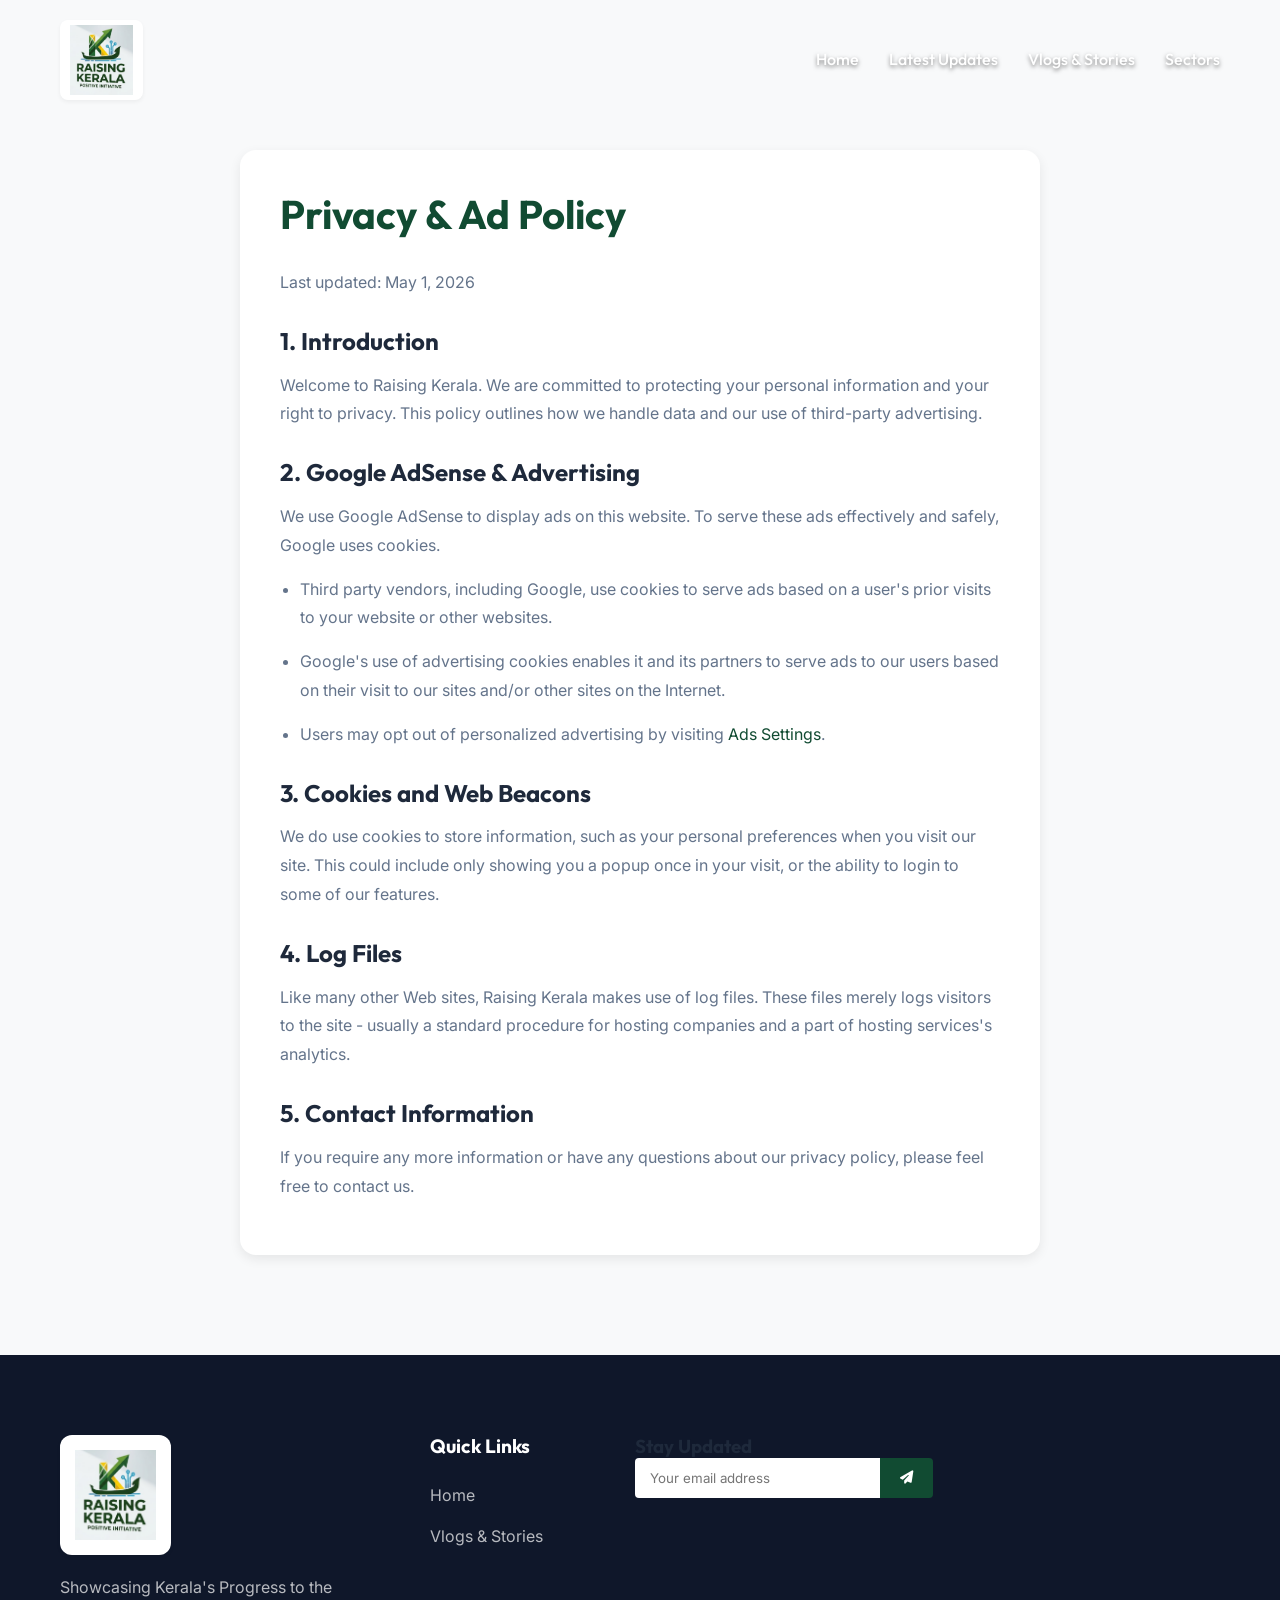
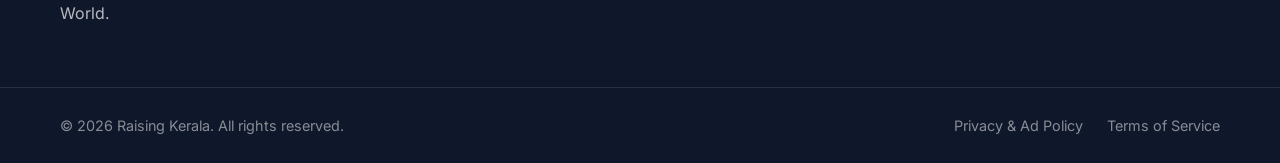
<file: privacy.html>
<!DOCTYPE html>
<html lang="en">
<head>
    <meta charset="UTF-8">
    <meta name="viewport" content="width=device-width, initial-scale=1.0">
    <title>Privacy & Ad Policy | Raising Kerala</title>
    
    <!-- Google Fonts -->
    <link rel="preconnect" href="https://fonts.googleapis.com">
    <link rel="preconnect" href="https://fonts.gstatic.com" crossorigin>
    <link href="https://fonts.googleapis.com/css2?family=Outfit:wght@300;400;500;600;700;800&family=Inter:wght@400;500;600&display=swap" rel="stylesheet">
    
    <!-- Font Awesome for Icons -->
    <link rel="stylesheet" href="https://cdnjs.cloudflare.com/ajax/libs/font-awesome/6.4.0/css/all.min.css">
    
    <link rel="stylesheet" href="css/style.css">
    
    <!-- Google AdSense Script -->
    <script async src="https://pagead2.googlesyndication.com/pagead/js/adsbygoogle.js?client=ca-pub-0203050680452885" crossorigin="anonymous"></script>
    
    <style>
        .policy-container {
            max-width: 800px;
            margin: 150px auto 100px;
            padding: 40px;
            background: var(--clr-tech-white);
            border-radius: 16px;
            box-shadow: var(--shadow-md);
        }
        .policy-container h1 {
            font-size: 2.5rem;
            margin-bottom: 30px;
            color: var(--clr-progressive-green);
        }
        .policy-container h2 {
            font-size: 1.5rem;
            margin-top: 30px;
            margin-bottom: 15px;
        }
        .policy-container p, .policy-container li {
            color: var(--clr-text-muted);
            margin-bottom: 15px;
            line-height: 1.8;
        }
        .policy-container ul {
            margin-left: 20px;
            margin-bottom: 20px;
        }
    </style>
</head>
<body class="bg-light">
    <!-- Navigation -->
    <nav class="navbar scrolled" id="navbar">
        <div class="container nav-container">
            <a href="index.html" class="brand-logo">
                <img src="raising_kerala_logo.png" alt="Raising Kerala Logo" class="brand-img-logo">
            </a>
            <div class="nav-links">
                <a href="index.html">Home</a>
                <a href="index.html#updates">Latest Updates</a>
                <a href="vlogs.html">Vlogs & Stories</a>
                <a href="index.html#sectors">Sectors</a>
            </div>
            <div class="mobile-menu-btn">
                <i class="fa-solid fa-bars"></i>
            </div>
        </div>
    </nav>

    <!-- Policy Content -->
    <div class="container">
        <div class="policy-container">
            <h1>Privacy & Ad Policy</h1>
            <p>Last updated: May 1, 2026</p>
            
            <h2>1. Introduction</h2>
            <p>Welcome to Raising Kerala. We are committed to protecting your personal information and your right to privacy. This policy outlines how we handle data and our use of third-party advertising.</p>

            <h2>2. Google AdSense & Advertising</h2>
            <p>We use Google AdSense to display ads on this website. To serve these ads effectively and safely, Google uses cookies.</p>
            <ul>
                <li>Third party vendors, including Google, use cookies to serve ads based on a user's prior visits to your website or other websites.</li>
                <li>Google's use of advertising cookies enables it and its partners to serve ads to our users based on their visit to our sites and/or other sites on the Internet.</li>
                <li>Users may opt out of personalized advertising by visiting <a href="https://myadcenter.google.com/" target="_blank" style="color: var(--clr-progressive-green);">Ads Settings</a>.</li>
            </ul>

            <h2>3. Cookies and Web Beacons</h2>
            <p>We do use cookies to store information, such as your personal preferences when you visit our site. This could include only showing you a popup once in your visit, or the ability to login to some of our features.</p>

            <h2>4. Log Files</h2>
            <p>Like many other Web sites, Raising Kerala makes use of log files. These files merely logs visitors to the site - usually a standard procedure for hosting companies and a part of hosting services's analytics.</p>

            <h2>5. Contact Information</h2>
            <p>If you require any more information or have any questions about our privacy policy, please feel free to contact us.</p>
        </div>
    </div>

    <!-- Footer -->
    <footer class="footer">
        <div class="container footer-container">
            <div class="footer-brand">
                <img src="raising_kerala_logo.png" alt="Raising Kerala Logo" class="brand-img-logo">
                <p>Showcasing Kerala's Progress to the World.</p>
            </div>
            <div class="footer-links">
                <h3>Quick Links</h3>
                <ul>
                    <li><a href="index.html">Home</a></li>
                    <li><a href="vlogs.html">Vlogs & Stories</a></li>
                </ul>
            </div>
            <div class="footer-newsletter">
                <h3>Stay Updated</h3>
                <form class="newsletter-form">
                    <input type="email" placeholder="Your email address" required>
                    <button type="submit"><i class="fa-solid fa-paper-plane"></i></button>
                </form>
            </div>
        </div>
        <div class="footer-bottom">
            <div class="container">
                <p>&copy; 2026 Raising Kerala. All rights reserved.</p>
                <div class="footer-legal">
                    <a href="privacy.html">Privacy & Ad Policy</a>
                    <a href="#">Terms of Service</a>
                </div>
            </div>
        </div>
    </footer>

    <script src="js/script.js"></script>
</body>
</html>
</file>
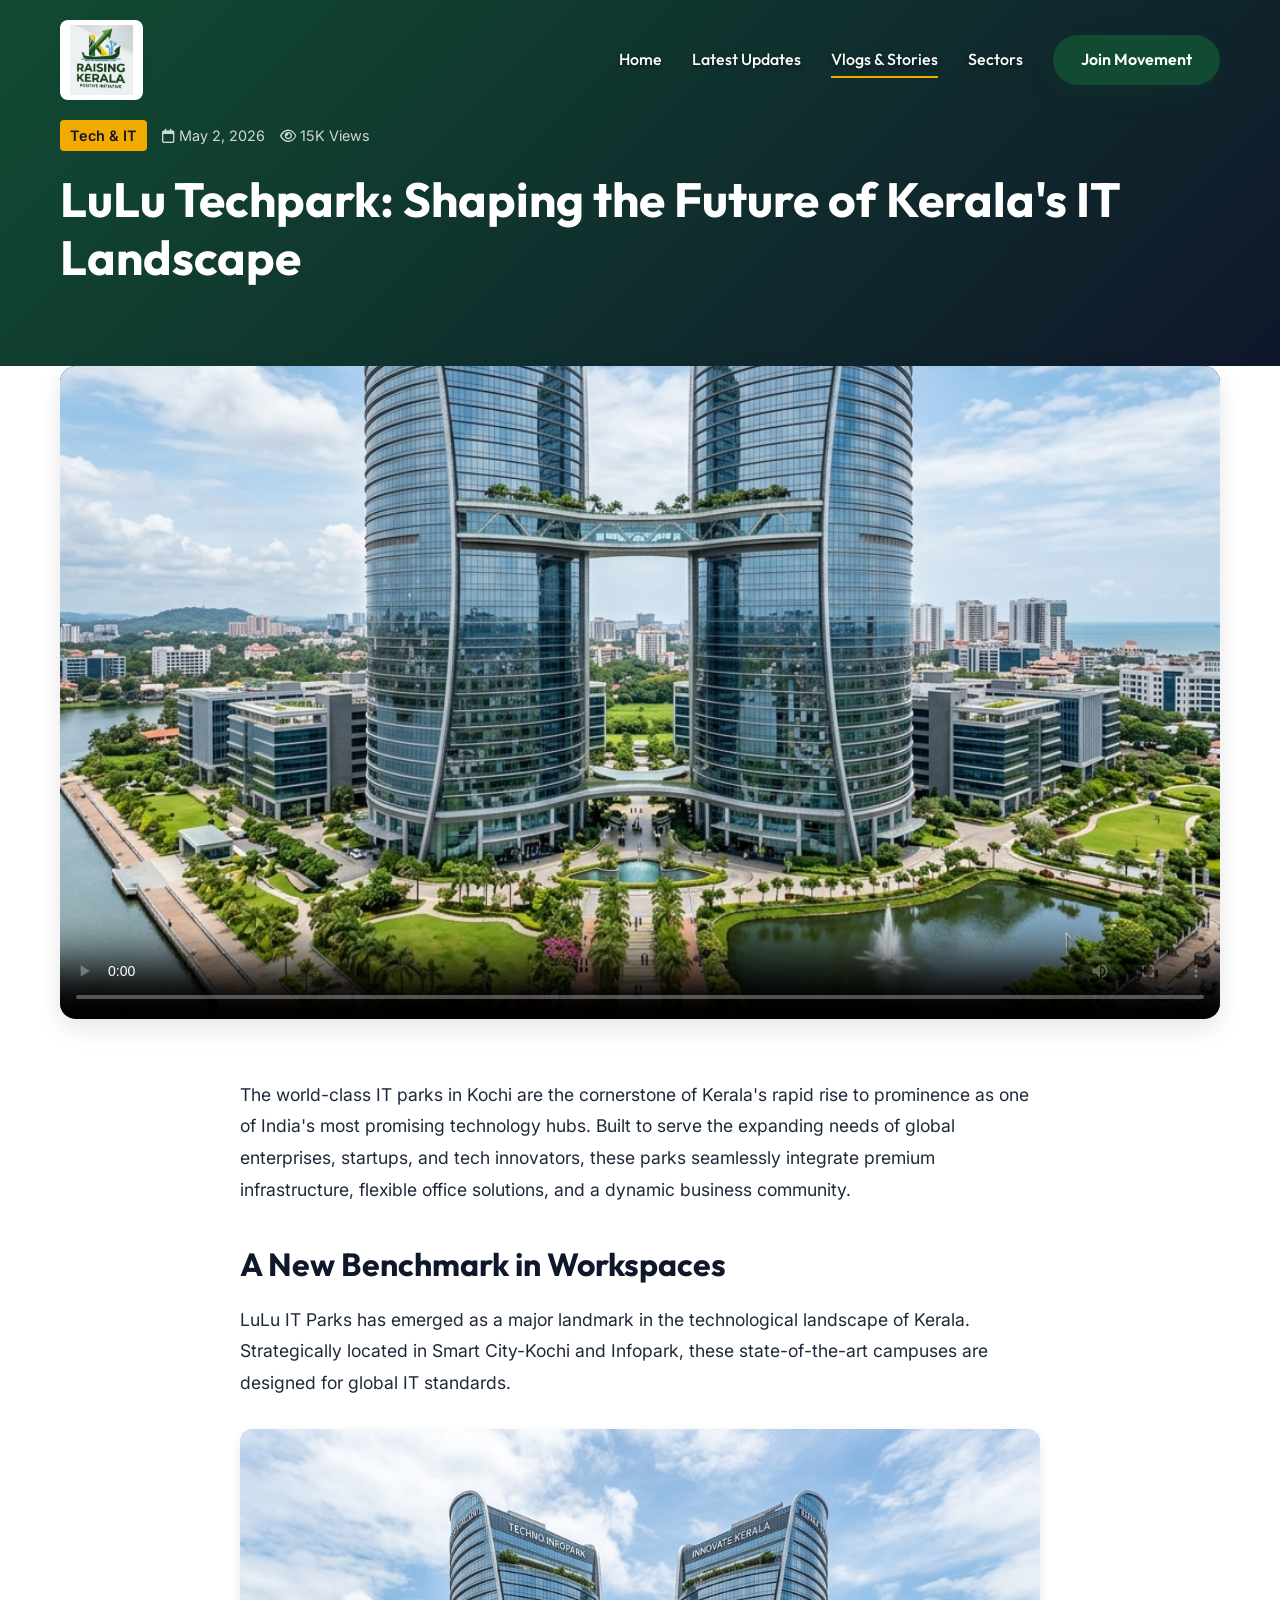
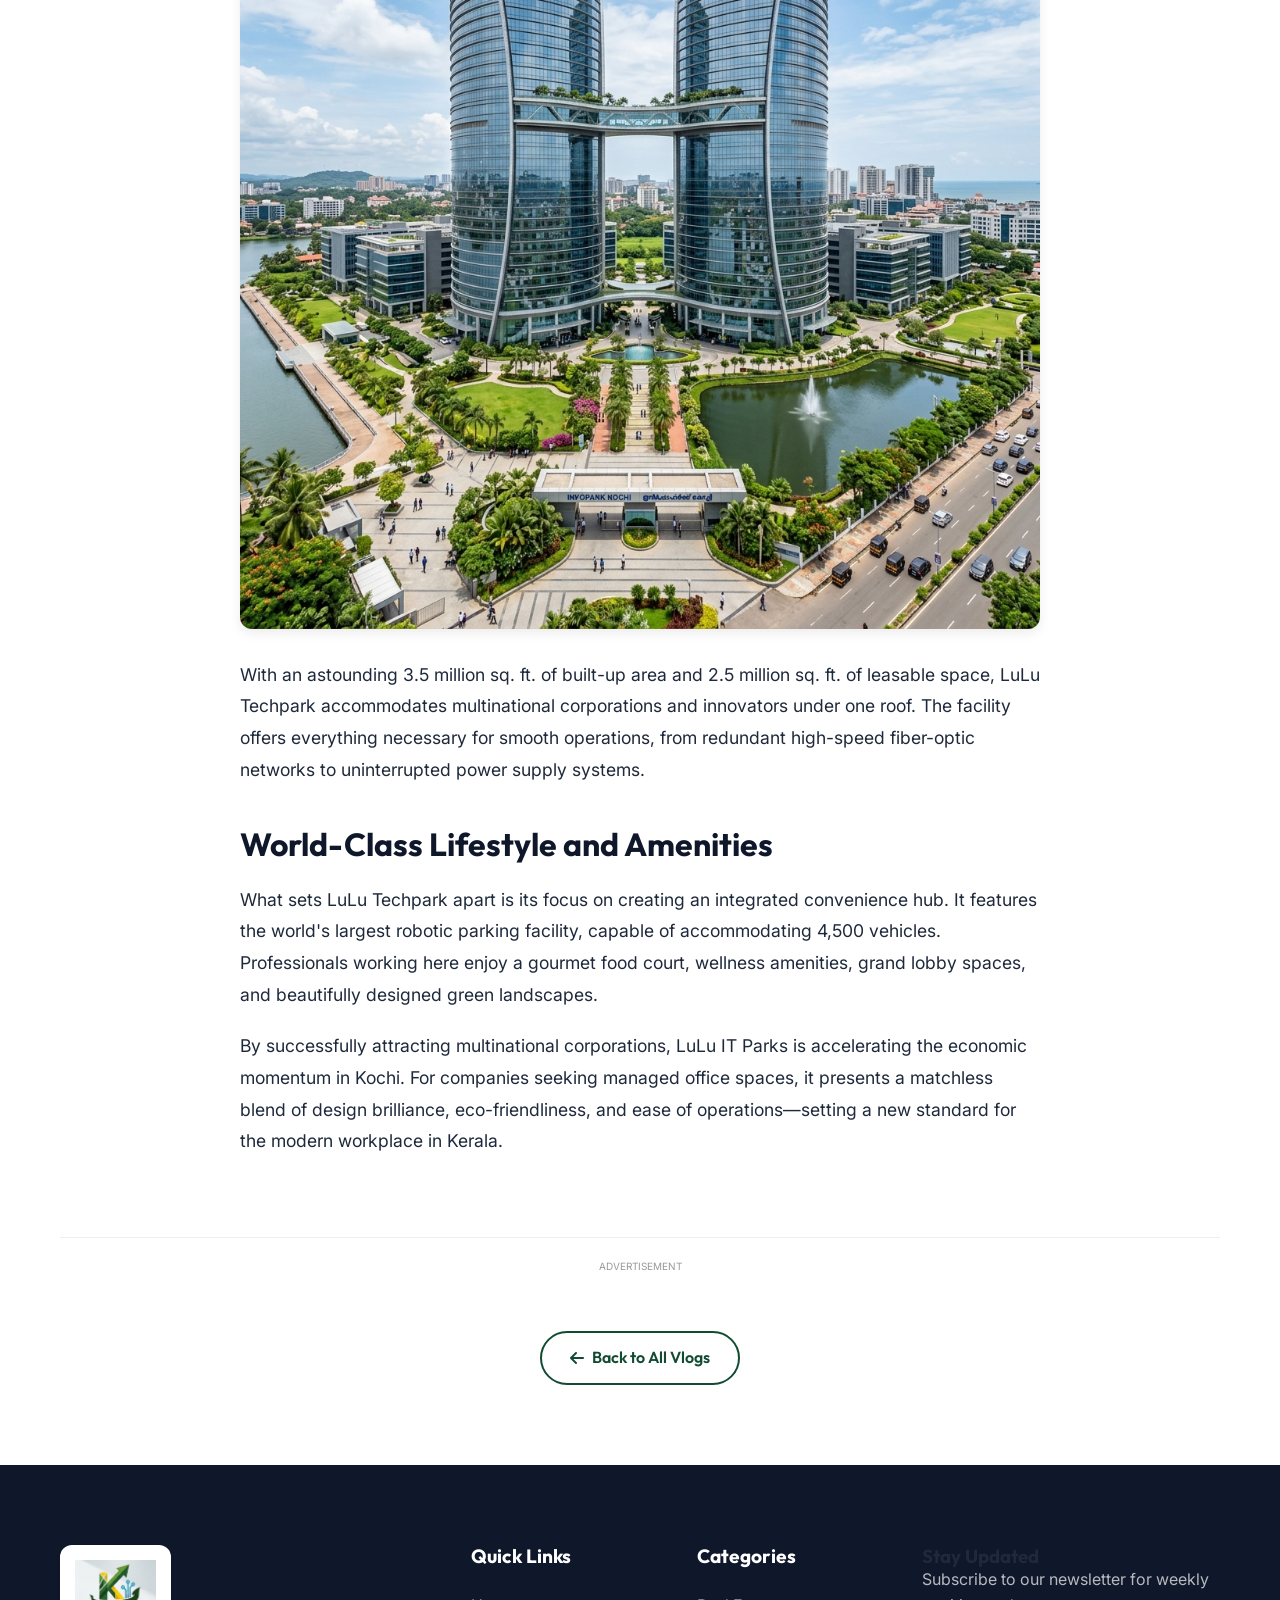
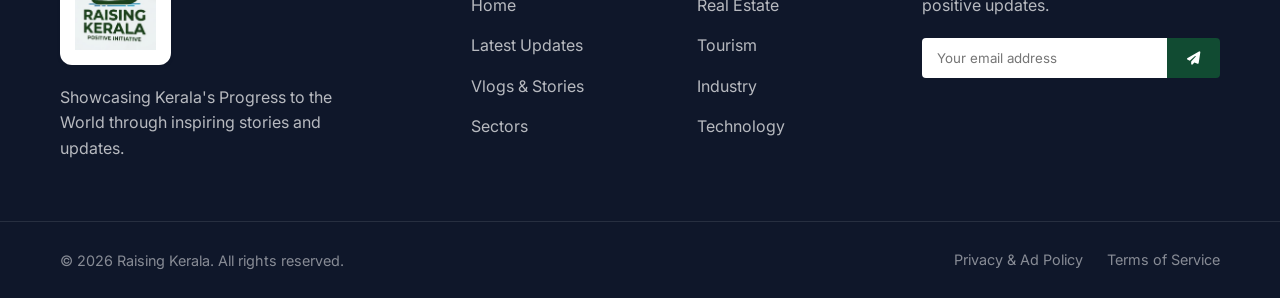
<file: vlog-lulu.html>
<!DOCTYPE html>
<html lang="en">
<head>
    <meta charset="UTF-8">
    <meta name="viewport" content="width=device-width, initial-scale=1.0">
    <title>LuLu Techpark: Shaping Kerala's IT Landscape | Raising Kerala</title>
    <meta name="description" content="Discover how LuLu IT Parks in Kochi are transforming Kerala into a global technology hub with premium infrastructure and modern workspaces.">
    
    <!-- Google Fonts -->
    <link rel="preconnect" href="https://fonts.googleapis.com">
    <link rel="preconnect" href="https://fonts.gstatic.com" crossorigin>
    <link href="https://fonts.googleapis.com/css2?family=Outfit:wght@300;400;500;600;700;800&family=Inter:wght@400;500;600&display=swap" rel="stylesheet">
    
    <!-- Font Awesome for Icons -->
    <link rel="stylesheet" href="https://cdnjs.cloudflare.com/ajax/libs/font-awesome/6.4.0/css/all.min.css">
    
    <link rel="stylesheet" href="css/style.css">
    <link rel="stylesheet" href="css/animations.css">
    
    <!-- Google AdSense Script -->
    <script async src="https://pagead2.googlesyndication.com/pagead/js/adsbygoogle.js?client=ca-pub-0203050680452885" crossorigin="anonymous"></script>
    
    <style>
        .vlog-hero {
            padding: 120px 0 60px;
            background: linear-gradient(135deg, var(--clr-progressive-green) 0%, var(--clr-bg-dark) 100%);
            color: var(--clr-tech-white);
        }
        
        .vlog-hero h1 {
            font-size: 3rem;
            margin-bottom: 20px;
            color: var(--clr-tech-white);
        }

        .vlog-meta {
            display: flex;
            align-items: center;
            gap: 15px;
            margin-bottom: 20px;
            font-size: 0.9rem;
            color: rgba(255, 255, 255, 0.8);
        }

        .vlog-meta .tag {
            background: var(--clr-innovation-gold);
            color: var(--clr-bg-dark);
            padding: 4px 10px;
            border-radius: 4px;
            font-weight: 600;
        }

        .video-container {
            position: relative;
            width: 100%;
            padding-bottom: 56.25%; /* 16:9 Aspect Ratio */
            border-radius: 16px;
            overflow: hidden;
            box-shadow: var(--shadow-lg);
            margin-top: -80px;
            background: var(--clr-bg-dark);
            z-index: 10;
        }

        .video-container video {
            position: absolute;
            top: 0;
            left: 0;
            width: 100%;
            height: 100%;
            object-fit: cover;
        }

        .story-content {
            padding: 60px 0;
            max-width: 800px;
            margin: 0 auto;
            font-size: 1.1rem;
            line-height: 1.8;
            color: var(--clr-text-main);
        }

        .story-content h2 {
            font-size: 2rem;
            margin: 40px 0 20px;
            color: var(--clr-bg-dark);
        }

        .story-content p {
            margin-bottom: 20px;
        }

        .story-image {
            width: 100%;
            border-radius: 12px;
            margin: 30px 0;
            box-shadow: var(--shadow-md);
        }
    </style>
</head>
<body>
    <!-- Navigation -->
    <nav class="navbar" id="navbar">
        <div class="container nav-container">
            <a href="index.html" class="brand-logo">
                <img src="raising_kerala_logo.png" alt="Raising Kerala Logo" class="brand-img-logo">
            </a>
            <div class="nav-links">
                <a href="index.html">Home</a>
                <a href="index.html#updates">Latest Updates</a>
                <a href="vlogs.html" class="active">Vlogs & Stories</a>
                <a href="index.html#sectors">Sectors</a>
                <a href="#contact" class="btn-primary">Join Movement</a>
            </div>
            <div class="mobile-menu-btn">
                <i class="fa-solid fa-bars"></i>
            </div>
        </div>
    </nav>

    <!-- Page Header -->
    <header class="vlog-hero">
        <div class="container fade-in-up">
            <div class="vlog-meta">
                <span class="tag">Tech & IT</span>
                <span><i class="fa-regular fa-calendar"></i> May 2, 2026</span>
                <span><i class="fa-regular fa-eye"></i> 15K Views</span>
            </div>
            <h1>LuLu Techpark: Shaping the Future of Kerala's IT Landscape</h1>
        </div>
    </header>

    <!-- Main Content -->
    <section class="section">
        <div class="container">
            
            <!-- Video Player -->
            <div class="video-container fade-in-up delay-100">
                <video controls poster="images/lulu_techpark.png">
                    <!-- Placeholder for the video file -->
                    <source src="https://www.w3schools.com/html/mov_bbb.mp4" type="video/mp4">
                    Your browser does not support the video tag.
                </video>
            </div>

            <!-- Article Content -->
            <div class="story-content fade-in-up delay-200">
                <p>The world-class IT parks in Kochi are the cornerstone of Kerala's rapid rise to prominence as one of India's most promising technology hubs. Built to serve the expanding needs of global enterprises, startups, and tech innovators, these parks seamlessly integrate premium infrastructure, flexible office solutions, and a dynamic business community.</p>
                
                <h2>A New Benchmark in Workspaces</h2>
                <p>LuLu IT Parks has emerged as a major landmark in the technological landscape of Kerala. Strategically located in Smart City-Kochi and Infopark, these state-of-the-art campuses are designed for global IT standards.</p>
                
                <img src="images/lulu_techpark.png" alt="Lulu Techpark Twin Towers" class="story-image">
                
                <p>With an astounding 3.5 million sq. ft. of built-up area and 2.5 million sq. ft. of leasable space, LuLu Techpark accommodates multinational corporations and innovators under one roof. The facility offers everything necessary for smooth operations, from redundant high-speed fiber-optic networks to uninterrupted power supply systems.</p>

                <h2>World-Class Lifestyle and Amenities</h2>
                <p>What sets LuLu Techpark apart is its focus on creating an integrated convenience hub. It features the world's largest robotic parking facility, capable of accommodating 4,500 vehicles. Professionals working here enjoy a gourmet food court, wellness amenities, grand lobby spaces, and beautifully designed green landscapes.</p>

                <p>By successfully attracting multinational corporations, LuLu IT Parks is accelerating the economic momentum in Kochi. For companies seeking managed office spaces, it presents a matchless blend of design brilliance, eco-friendliness, and ease of operations—setting a new standard for the modern workplace in Kerala.</p>
            </div>
            
            <!-- AdSense Banner Unit -->
            <section class="ad-container" style="padding: 20px 0; text-align: center; border-top: 1px solid #eee;">
                <div class="container">
                    <span style="font-size: 10px; color: #999; display: block; margin-bottom: 5px;">ADVERTISEMENT</span>
                    <ins class="adsbygoogle"
                         style="display:block"
                         data-ad-client="ca-pub-0203050680452885"
                         data-ad-slot="XXXXXXXXXX"
                         data-ad-format="auto"
                         data-full-width-responsive="true"></ins>
                    <script>
                         (adsbygoogle = window.adsbygoogle || []).push({});
                    </script>
                </div>
            </section>
            
            <div class="text-center mt-4">
                <a href="vlogs.html" class="btn-outline"><i class="fa-solid fa-arrow-left"></i> Back to All Vlogs</a>
            </div>
        </div>
    </section>

    <!-- Footer -->
    <footer class="footer">
        <div class="container footer-container">
            <div class="footer-brand">
                <img src="raising_kerala_logo.png" alt="Raising Kerala Logo" class="brand-img-logo">
                <p>Showcasing Kerala's Progress to the World through inspiring stories and updates.</p>
            </div>
            
            <div class="footer-links">
                <h3>Quick Links</h3>
                <ul>
                    <li><a href="index.html">Home</a></li>
                    <li><a href="index.html#updates">Latest Updates</a></li>
                    <li><a href="vlogs.html">Vlogs & Stories</a></li>
                    <li><a href="index.html#sectors">Sectors</a></li>
                </ul>
            </div>
            
            <div class="footer-links">
                <h3>Categories</h3>
                <ul>
                    <li><a href="#">Real Estate</a></li>
                    <li><a href="#">Tourism</a></li>
                    <li><a href="#">Industry</a></li>
                    <li><a href="#">Technology</a></li>
                </ul>
            </div>
            
            <div class="footer-newsletter">
                <h3>Stay Updated</h3>
                <p>Subscribe to our newsletter for weekly positive updates.</p>
                <form class="newsletter-form">
                    <input type="email" placeholder="Your email address" required>
                    <button type="submit"><i class="fa-solid fa-paper-plane"></i></button>
                </form>
            </div>
        </div>
        <div class="footer-bottom">
            <div class="container">
                <p>&copy; 2026 Raising Kerala. All rights reserved.</p>
                <div class="footer-legal">
                    <a href="privacy.html">Privacy & Ad Policy</a>
                    <a href="#">Terms of Service</a>
                </div>
            </div>
        </div>
    </footer>

    <script src="js/script.js"></script>
</body>
</html>
</file>
<file: css/style.css>
/* ==== CSS VARIABLES ==== */
:root {
    /* Colors based on brand guidelines */
    --clr-progressive-green: #114B32; /* Deep modern green */
    --clr-progressive-green-light: #1A6C4A;
    --clr-innovation-gold: #F2A900;
    --clr-tech-white: #FFFFFF;
    
    --clr-bg-light: #F8F9FA;
    --clr-bg-dark: #0F172A;
    --clr-text-main: #1E293B;
    --clr-text-muted: #64748B;
    
    /* Typography */
    --font-heading: 'Outfit', sans-serif;
    --font-body: 'Inter', sans-serif;
    
    /* Layout */
    --container-width: 1200px;
    --transition-fast: 0.2s ease;
    --transition-normal: 0.3s ease;
    --transition-slow: 0.5s ease;
    
    /* Shadows */
    --shadow-sm: 0 2px 4px rgba(0,0,0,0.05);
    --shadow-md: 0 4px 12px rgba(0,0,0,0.08);
    --shadow-lg: 0 10px 25px rgba(0,0,0,0.1);
    --shadow-green: 0 10px 25px rgba(17, 75, 50, 0.2);
}

/* ==== RESET & BASE ==== */
* {
    margin: 0;
    padding: 0;
    box-sizing: border-box;
}

html {
    scroll-behavior: smooth;
}

body {
    font-family: var(--font-body);
    color: var(--text-main);
    background-color: var(--clr-tech-white);
    line-height: 1.6;
    overflow-x: hidden;
}

h1, h2, h3, h4, h5, h6 {
    font-family: var(--font-heading);
    color: var(--clr-text-main);
    font-weight: 700;
    line-height: 1.2;
}

a {
    text-decoration: none;
    color: inherit;
    transition: color var(--transition-fast);
}

img {
    max-width: 100%;
    height: auto;
    display: block;
}

.container {
    width: 100%;
    max-width: var(--container-width);
    margin: 0 auto;
    padding: 0 20px;
}

.section {
    padding: 80px 0;
}

.bg-light { background-color: var(--clr-bg-light); }
.text-center { text-align: center; }
.text-white, .text-white h1, .text-white h2, .text-white h3, .text-white h4, .text-white p { 
    color: var(--clr-tech-white) !important; 
}
.mt-4 { margin-top: 2rem; }

/* ==== TYPOGRAPHY ==== */
.section-header {
    margin-bottom: 50px;
    text-align: center;
}

.section-header h2 {
    font-size: 2.5rem;
    margin-bottom: 10px;
    position: relative;
    display: inline-block;
}

.section-header h2::after {
    content: '';
    position: absolute;
    bottom: -10px;
    left: 50%;
    transform: translateX(-50%);
    width: 60px;
    height: 4px;
    background-color: var(--clr-innovation-gold);
    border-radius: 2px;
}

.section-header p {
    color: var(--clr-text-muted);
    font-size: 1.1rem;
    max-width: 600px;
    margin: 15px auto 0;
}

/* ==== BUTTONS ==== */
.btn-primary, .btn-secondary, .btn-outline {
    display: inline-flex;
    align-items: center;
    justify-content: center;
    gap: 8px;
    padding: 12px 28px;
    border-radius: 50px;
    font-family: var(--font-heading);
    font-weight: 600;
    font-size: 1rem;
    cursor: pointer;
    transition: all var(--transition-normal);
    border: none;
}

.btn-primary {
    background-color: var(--clr-progressive-green);
    color: var(--clr-tech-white);
    box-shadow: var(--shadow-green);
}

.btn-primary:hover {
    background-color: var(--clr-progressive-green-light);
    transform: translateY(-2px);
    box-shadow: 0 15px 30px rgba(17, 75, 50, 0.3);
}

.btn-secondary {
    background-color: var(--clr-tech-white);
    color: var(--clr-progressive-green);
    box-shadow: var(--shadow-md);
}

.btn-secondary:hover {
    background-color: var(--clr-bg-light);
    transform: translateY(-2px);
}

.btn-outline {
    background-color: transparent;
    border: 2px solid var(--clr-progressive-green);
    color: var(--clr-progressive-green);
}

.btn-outline:hover {
    background-color: var(--clr-progressive-green);
    color: var(--clr-tech-white);
}

/* ==== NAVIGATION ==== */
.navbar {
    position: fixed;
    top: 0;
    left: 0;
    width: 100%;
    z-index: 1000;
    padding: 20px 0;
    transition: all var(--transition-normal);
    background-color: transparent;
}

.navbar.scrolled {
    padding: 15px 0;
    background-color: rgba(255, 255, 255, 0.95);
    backdrop-filter: blur(10px);
    box-shadow: var(--shadow-sm);
}

.nav-container {
    display: flex;
    justify-content: space-between;
    align-items: center;
}

/* Brand Logo Styling */
.brand-logo {
    display: flex;
    align-items: center;
}

.brand-img-logo {
    height: 80px;
    width: auto;
    object-fit: contain;
    transition: transform var(--transition-fast);
}

.navbar .brand-img-logo {
    background: var(--clr-tech-white);
    padding: 5px 10px;
    border-radius: 8px;
    box-shadow: var(--shadow-sm);
}

.brand-logo:hover .brand-img-logo {
    transform: scale(1.02);
}

.footer-brand .brand-img-logo {
    height: 120px;
    background: var(--clr-tech-white);
    padding: 15px;
    border-radius: 12px;
    margin-bottom: 20px;
    box-shadow: var(--shadow-sm);
}

/* Adjust colors for hero (transparent nav) */
.navbar:not(.scrolled) .nav-links a:not(.btn-primary) {
    color: var(--clr-tech-white);
    text-shadow: 0 2px 4px rgba(0,0,0,0.5);
}

.nav-links {
    display: flex;
    align-items: center;
    gap: 30px;
}

.nav-links a:not(.btn-primary) {
    font-family: var(--font-heading);
    font-weight: 500;
    font-size: 1rem;
    position: relative;
}

.nav-links a:not(.btn-primary)::after {
    content: '';
    position: absolute;
    bottom: -5px;
    left: 0;
    width: 0;
    height: 2px;
    background-color: var(--clr-innovation-gold);
    transition: width var(--transition-normal);
}

.nav-links a:not(.btn-primary):hover::after,
.nav-links a.active:not(.btn-primary)::after {
    width: 100%;
}

.mobile-menu-btn {
    display: none;
    font-size: 1.5rem;
    cursor: pointer;
}

/* ==== HERO SECTION ==== */
.hero {
    position: relative;
    height: 100vh;
    min-height: 600px;
    display: flex;
    align-items: center;
    justify-content: center;
    overflow: hidden;
}

.hero-bg {
    position: absolute;
    top: 0;
    left: 0;
    width: 100%;
    height: 100%;
    z-index: -1;
}

.hero-bg img {
    width: 100%;
    height: 100%;
    object-fit: cover;
}

.hero-bg .overlay {
    position: absolute;
    top: 0;
    left: 0;
    width: 100%;
    height: 100%;
    background: linear-gradient(to right, rgba(15, 23, 42, 0.8) 0%, rgba(15, 23, 42, 0.4) 100%);
}

.hero-content {
    position: relative;
    z-index: 1;
    text-align: left;
    max-width: 800px;
    margin: 0;
}

.badge {
    display: inline-block;
    padding: 6px 16px;
    background-color: rgba(255, 255, 255, 0.1);
    backdrop-filter: blur(5px);
    border: 1px solid rgba(255, 255, 255, 0.2);
    border-radius: 50px;
    color: var(--clr-innovation-gold);
    font-family: var(--font-heading);
    font-weight: 600;
    font-size: 0.85rem;
    margin-bottom: 20px;
    text-transform: uppercase;
    letter-spacing: 1px;
}

.hero-title {
    font-size: 4.5rem;
    color: var(--clr-tech-white);
    margin-bottom: 20px;
    line-height: 1.1;
}

.hero-title span {
    color: var(--clr-innovation-gold);
}

.hero-subtitle {
    font-size: 1.2rem;
    color: rgba(255, 255, 255, 0.9);
    margin-bottom: 40px;
    max-width: 600px;
}

.hero-actions {
    display: flex;
    gap: 15px;
    margin-bottom: 50px;
}

.hero-stats {
    display: flex;
    gap: 30px;
    border-top: 1px solid rgba(255, 255, 255, 0.2);
    padding-top: 25px;
}

.stat-item {
    display: flex;
    align-items: center;
    gap: 10px;
    color: var(--clr-tech-white);
    font-family: var(--font-heading);
    font-weight: 500;
}

.stat-item i {
    color: var(--clr-progressive-green);
    background: var(--clr-tech-white);
    width: 30px;
    height: 30px;
    display: flex;
    align-items: center;
    justify-content: center;
    border-radius: 50%;
    font-size: 0.8rem;
}

/* ==== LATEST UPDATES (NEWS CARDS) ==== */
.news-grid {
    display: grid;
    grid-template-columns: repeat(auto-fill, minmax(320px, 1fr));
    gap: 30px;
}

.news-card {
    background: var(--clr-tech-white);
    border-radius: 16px;
    overflow: hidden;
    box-shadow: var(--shadow-md);
    transition: transform var(--transition-normal), box-shadow var(--transition-normal);
}

.news-card:hover {
    transform: translateY(-10px);
    box-shadow: var(--shadow-lg);
}

.news-img {
    position: relative;
    height: 220px;
    overflow: hidden;
}

.news-img img {
    width: 100%;
    height: 100%;
    object-fit: cover;
    transition: transform var(--transition-slow);
}

.news-card:hover .news-img img {
    transform: scale(1.05);
}

.category {
    position: absolute;
    top: 15px;
    left: 15px;
    background: var(--clr-progressive-green);
    color: var(--clr-tech-white);
    padding: 5px 12px;
    border-radius: 4px;
    font-size: 0.75rem;
    font-weight: 600;
    text-transform: uppercase;
    letter-spacing: 0.5px;
}

.news-content {
    padding: 25px;
}

.date {
    font-size: 0.85rem;
    color: var(--clr-text-muted);
    display: block;
    margin-bottom: 10px;
}

.news-content h3 {
    font-size: 1.4rem;
    margin-bottom: 15px;
    transition: color var(--transition-fast);
}

.news-card:hover .news-content h3 {
    color: var(--clr-progressive-green);
}

.news-content p {
    color: var(--clr-text-muted);
    margin-bottom: 20px;
    font-size: 0.95rem;
}

.read-more {
    font-family: var(--font-heading);
    font-weight: 600;
    color: var(--clr-progressive-green);
    display: inline-flex;
    align-items: center;
    gap: 5px;
}

.read-more i {
    transition: transform var(--transition-fast);
}

.read-more:hover i {
    transform: translateX(5px);
}

/* ==== VLOGS & STORIES ==== */
.video-grid {
    display: grid;
    grid-template-columns: 1.5fr 1fr;
    gap: 30px;
}

.video-thumbnail, .video-thumbnail-small {
    position: relative;
    border-radius: 16px;
    overflow: hidden;
    cursor: pointer;
}

.video-thumbnail img, .video-thumbnail-small img {
    width: 100%;
    height: 100%;
    object-fit: cover;
    transition: transform var(--transition-slow);
}

.video-thumbnail:hover img, .video-thumbnail-small:hover img {
    transform: scale(1.05);
}

.play-btn, .play-btn-small {
    position: absolute;
    top: 50%;
    left: 50%;
    transform: translate(-50%, -50%);
    background: rgba(255, 255, 255, 0.9);
    color: var(--clr-progressive-green);
    display: flex;
    align-items: center;
    justify-content: center;
    border-radius: 50%;
    transition: all var(--transition-fast);
}

.play-btn {
    width: 70px;
    height: 70px;
    font-size: 1.5rem;
}

.play-btn-small {
    width: 40px;
    height: 40px;
    font-size: 1rem;
}

.video-thumbnail:hover .play-btn, .video-thumbnail-small:hover .play-btn-small {
    background: var(--clr-innovation-gold);
    color: var(--clr-tech-white);
    transform: translate(-50%, -50%) scale(1.1);
}

.video-duration {
    position: absolute;
    bottom: 15px;
    right: 15px;
    background: rgba(0, 0, 0, 0.8);
    color: white;
    padding: 3px 8px;
    border-radius: 4px;
    font-size: 0.8rem;
    font-weight: 600;
}

.featured-video .video-thumbnail {
    height: 400px;
    margin-bottom: 20px;
}

.featured-video .video-info h3 {
    font-size: 1.8rem;
    margin-bottom: 10px;
}

.featured-video .video-info p {
    color: var(--clr-text-muted);
    font-size: 1.1rem;
}

.side-videos {
    display: flex;
    flex-direction: column;
    gap: 20px;
}

.video-item {
    display: flex;
    gap: 15px;
    align-items: center;
}

.video-thumbnail-small {
    width: 160px;
    height: 100px;
    flex-shrink: 0;
}

.video-info-small h4 {
    font-size: 1.1rem;
    margin-bottom: 5px;
    cursor: pointer;
    transition: color var(--transition-fast);
}

.video-info-small h4:hover {
    color: var(--clr-progressive-green);
}

.views {
    font-size: 0.8rem;
    color: var(--clr-text-muted);
}

/* ==== SECTORS (AREAS OF FOCUS) ==== */
.bg-pattern {
    background-color: var(--clr-progressive-green);
    background-image: url("data:image/svg+xml,%3Csvg width='60' height='60' viewBox='0 0 60 60' xmlns='http://www.w3.org/2000/svg'%3E%3Cg fill='none' fill-rule='evenodd'%3E%3Cg fill='%23ffffff' fill-opacity='0.05'%3E%3Cpath d='M36 34v-4h-2v4h-4v2h4v4h2v-4h4v-2h-4zm0-30V0h-2v4h-4v2h4v4h2V6h4V4h-4zM6 34v-4H4v4H0v2h4v4h2v-4h4v-2H6zM6 4V0H4v4H0v2h4v4h2V6h4V4H6z'/%3E%3C/g%3E%3C/g%3E%3C/svg%3E");
    position: relative;
}

.sectors-grid {
    display: grid;
    grid-template-columns: repeat(auto-fit, minmax(250px, 1fr));
    gap: 30px;
}

.sector-card {
    background: rgba(255, 255, 255, 0.1);
    backdrop-filter: blur(10px);
    border: 1px solid rgba(255, 255, 255, 0.2);
    padding: 40px 30px;
    border-radius: 16px;
    text-align: center;
    color: var(--clr-tech-white);
    transition: transform var(--transition-normal), background var(--transition-normal);
    cursor: default;
}

.sector-card:hover {
    transform: translateY(-10px);
    background: rgba(255, 255, 255, 0.15);
}

.sector-icon {
    width: 70px;
    height: 70px;
    background: var(--clr-innovation-gold);
    color: var(--clr-tech-white);
    border-radius: 50%;
    display: flex;
    align-items: center;
    justify-content: center;
    font-size: 2rem;
    margin: 0 auto 20px;
}

.sector-card h3 {
    color: var(--clr-tech-white);
    margin-bottom: 15px;
    font-size: 1.4rem;
}

.sector-card p {
    color: rgba(255, 255, 255, 0.8);
    font-size: 0.95rem;
}

/* ==== SOCIAL PROOF ==== */
.social-proof-wrap {
    display: grid;
    grid-template-columns: 1fr 1fr;
    gap: 60px;
    align-items: center;
}

.social-text h2 {
    font-size: 2.5rem;
    margin-bottom: 20px;
}

.social-text p {
    color: var(--clr-text-muted);
    font-size: 1.1rem;
    margin-bottom: 30px;
}

.social-links {
    display: flex;
    flex-direction: column;
    gap: 15px;
}

.social-btn {
    display: flex;
    align-items: center;
    gap: 15px;
    padding: 15px 25px;
    border-radius: 12px;
    background: var(--clr-bg-light);
    font-weight: 600;
    transition: all var(--transition-fast);
}

.social-btn i {
    font-size: 1.5rem;
}

.social-btn.instagram:hover { background: #E1306C; color: white; }
.social-btn.linkedin:hover { background: #0077B5; color: white; }
.social-btn.youtube:hover { background: #FF0000; color: white; }
.social-btn.x-twitter:hover { background: #000000; color: white; }

.mockup-frame {
    background: white;
    border-radius: 24px;
    padding: 20px;
    box-shadow: var(--shadow-lg);
    border: 8px solid var(--clr-bg-light);
}

.mockup-header {
    display: flex;
    align-items: center;
    gap: 15px;
    margin-bottom: 20px;
}

.mockup-avatar {
    width: 50px;
    height: 50px;
    border-radius: 50%;
    background: linear-gradient(45deg, var(--clr-innovation-gold), var(--clr-progressive-green));
}

.mockup-user strong { display: block; }
.mockup-user span { color: var(--clr-text-muted); font-size: 0.85rem; }

.mockup-grid {
    display: grid;
    grid-template-columns: repeat(3, 1fr);
    gap: 5px;
}

.mg-item {
    aspect-ratio: 1;
    background-size: cover;
    background-position: center;
    border-radius: 4px;
}

/* ==== FOOTER ==== */
.footer {
    background-color: var(--clr-bg-dark);
    color: var(--clr-tech-white);
    padding-top: 80px;
}

.footer-container {
    display: grid;
    grid-template-columns: 2fr 1fr 1fr 1.5fr;
    gap: 40px;
    margin-bottom: 60px;
}

.footer-brand .logo-text h2 {
    color: var(--clr-tech-white);
}

.footer-brand .logo-icon.white .k-main {
    color: var(--clr-tech-white);
}

.footer-brand p {
    color: rgba(255, 255, 255, 0.7);
    margin-top: 20px;
    max-width: 300px;
}

.footer-links h3 {
    color: var(--clr-tech-white);
    margin-bottom: 25px;
    font-size: 1.2rem;
}

.footer-links ul {
    list-style: none;
}

.footer-links li {
    margin-bottom: 15px;
}

.footer-links a {
    color: rgba(255, 255, 255, 0.7);
}

.footer-links a:hover {
    color: var(--clr-innovation-gold);
    padding-left: 5px;
}

.footer-newsletter p {
    color: rgba(255, 255, 255, 0.7);
    margin-bottom: 20px;
}

.newsletter-form {
    display: flex;
}

.newsletter-form input {
    flex-grow: 1;
    padding: 12px 15px;
    border: none;
    border-radius: 4px 0 0 4px;
    outline: none;
    font-family: var(--font-body);
}

.newsletter-form button {
    background: var(--clr-progressive-green);
    color: white;
    border: none;
    padding: 0 20px;
    border-radius: 0 4px 4px 0;
    cursor: pointer;
    transition: background var(--transition-fast);
}

.newsletter-form button:hover {
    background: var(--clr-innovation-gold);
}

.footer-bottom {
    border-top: 1px solid rgba(255, 255, 255, 0.1);
    padding: 25px 0;
}

.footer-bottom .container {
    display: flex;
    justify-content: space-between;
    align-items: center;
}

.footer-bottom p {
    color: rgba(255, 255, 255, 0.5);
    font-size: 0.9rem;
}

.footer-legal a {
    color: rgba(255, 255, 255, 0.5);
    font-size: 0.9rem;
    margin-left: 20px;
}

.footer-legal a:hover {
    color: var(--clr-tech-white);
}

/* ==== RESPONSIVE ==== */
@media (max-width: 1024px) {
    .hero-title { font-size: 3.5rem; }
    .video-grid { grid-template-columns: 1fr; }
    .social-proof-wrap { grid-template-columns: 1fr; gap: 40px; }
    .footer-container { grid-template-columns: 1fr 1fr; }
}

@media (max-width: 768px) {
    .nav-links {
        position: absolute;
        top: 100%;
        left: 0;
        width: 100%;
        background: white;
        flex-direction: column;
        padding: 20px 0;
        box-shadow: var(--shadow-md);
        display: none;
        gap: 20px;
    }
    
    .nav-links.active { display: flex; }
    
    .navbar:not(.scrolled) .nav-links a:not(.btn-primary) {
        color: var(--clr-text-main);
        text-shadow: none;
    }
    
    .mobile-menu-btn { display: block; color: var(--clr-progressive-green); }
    .navbar:not(.scrolled) .mobile-menu-btn { color: white; }
    
    .hero-title { font-size: 2.8rem; }
    .hero-stats { flex-direction: column; gap: 15px; }
    .section { padding: 60px 0; }
    
    .footer-container { grid-template-columns: 1fr; }
    .footer-bottom .container { flex-direction: column; gap: 15px; text-align: center; }
}
</file>
<file: css/animations.css>
/* Add to end of style.css */

/* ==== ANIMATIONS ==== */
.fade-in-up {
    opacity: 0;
    transform: translateY(30px);
    transition: opacity 0.8s ease-out, transform 0.8s ease-out;
}

.fade-in-up.visible {
    opacity: 1;
    transform: translateY(0);
}

.delay-100 { transition-delay: 0.1s; }
.delay-200 { transition-delay: 0.2s; }
.delay-300 { transition-delay: 0.3s; }
</file>
